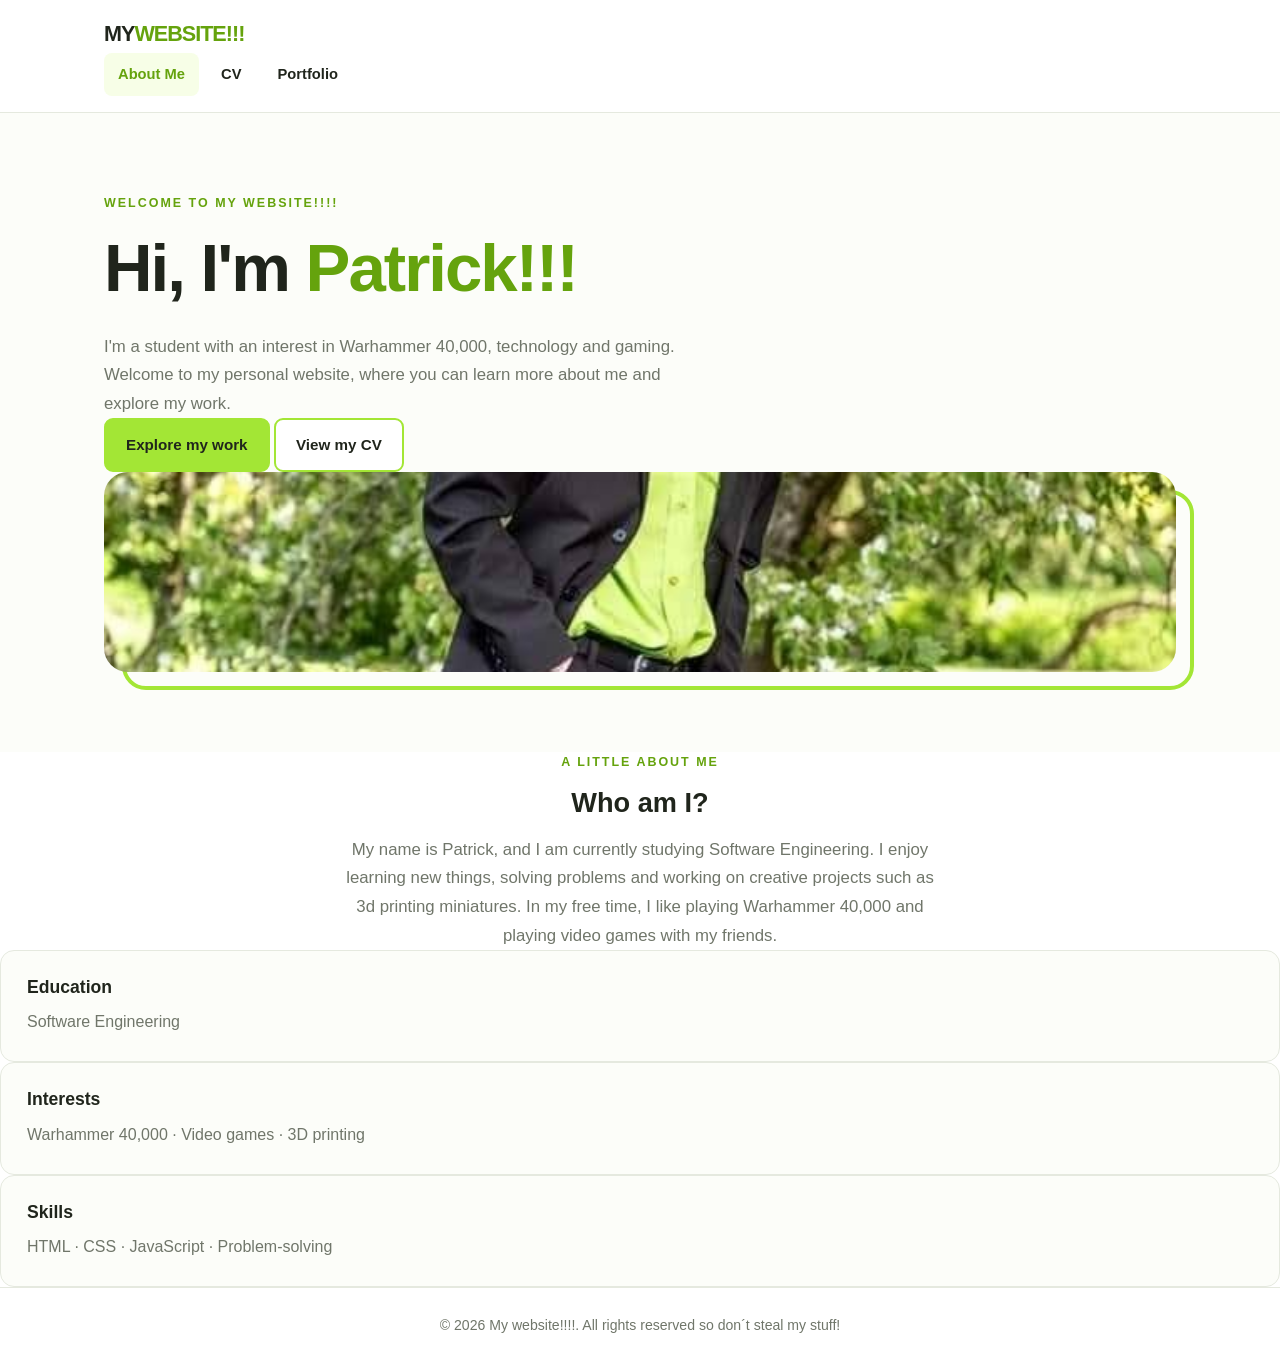
<file: Index.html>
<!DOCTYPE html>

<html lang="da">
<head>
    <meta charset="UTF-8">
    <meta name="viewport" content="width=device-width, initial-scale=1.0">
    <meta name="description" content="Min personlige hjemmeside, CV og portfolio.">
    <title>About Me | Min Portfolio</title>
    <link rel="stylesheet" href="css/style.css">
</head>
<body>


<header class="site-header">
    <nav class="navbar" aria-label="Hovednavigation">
        <a class="logo" href="index.html">MY<span>WEBSITE!!!</span></a>

        <ul class="nav-links">
            <li><a class="active" href="index.html">About Me</a></li>
            <li><a href="cv.html">CV</a></li>
            <li><a href="portfolio.html">Portfolio</a></li>
        </ul>
    </nav>
</header>

<main>
    <section class="hero">
        <div class="hero-text">
            <p class="eyebrow">WELCOME TO MY WEBSITE!!!!</p>

            
            <h1>Hi, I'm <span>Patrick!!!</span></h1>

            
            <p class="hero-description">
                I'm a student with an interest in Warhammer 40,000, technology
                and gaming. Welcome to my personal website, where
                you can learn more about me and explore my work.
            </p>

            <div class="buttons">
                <a class="button button-primary" href="portfolio.html">
                    Explore my work
                </a>
                <a class="button button-outline" href="cv.html">
                    View my CV
                </a>
            </div>
        </div>

        <div class="profile-container">
        
            <img
                class="profile-image"
                src="profile.jpg"
                alt="Portræt af [DIT NAVN]"
                width="200"
                height="200"
            >
            <div class="image-decoration"></div>
        </div>
    </section>

    <section class="about-section ">
        <p class="eyebrow">A LITTLE ABOUT ME</p>
        <h2>Who am I?</h2>

        
        <p class="section-description">
            My name is Patrick, and I am currently studying
            Software Engineering. I enjoy learning new things, solving
            problems and working on creative projects such as 3d printing miniatures. In my free
            time, I like playing Warhammer 40,000 and playing video games with my friends.
        </p>

        <div class="info område">
            <article class="info-card">
                <h3>Education</h3>
                
                <p>Software Engineering</p>
            </article>

            <article class="info-card">
                <h3>Interests</h3>
                
                <p>Warhammer 40,000 · Video games · 3D printing</p>
            </article>

            <article class="info-card">
                <h3>Skills</h3>
                
                <p>HTML · CSS · JavaScript · Problem-solving</p>
            </article>
        </div>
    </section>
</main>

<footer class="site-footer">
    <p>&copy; 2026 My website!!!!. All rights reserved so don´t steal my stuff!</p>
</footer>


</body>
</html>
</file>
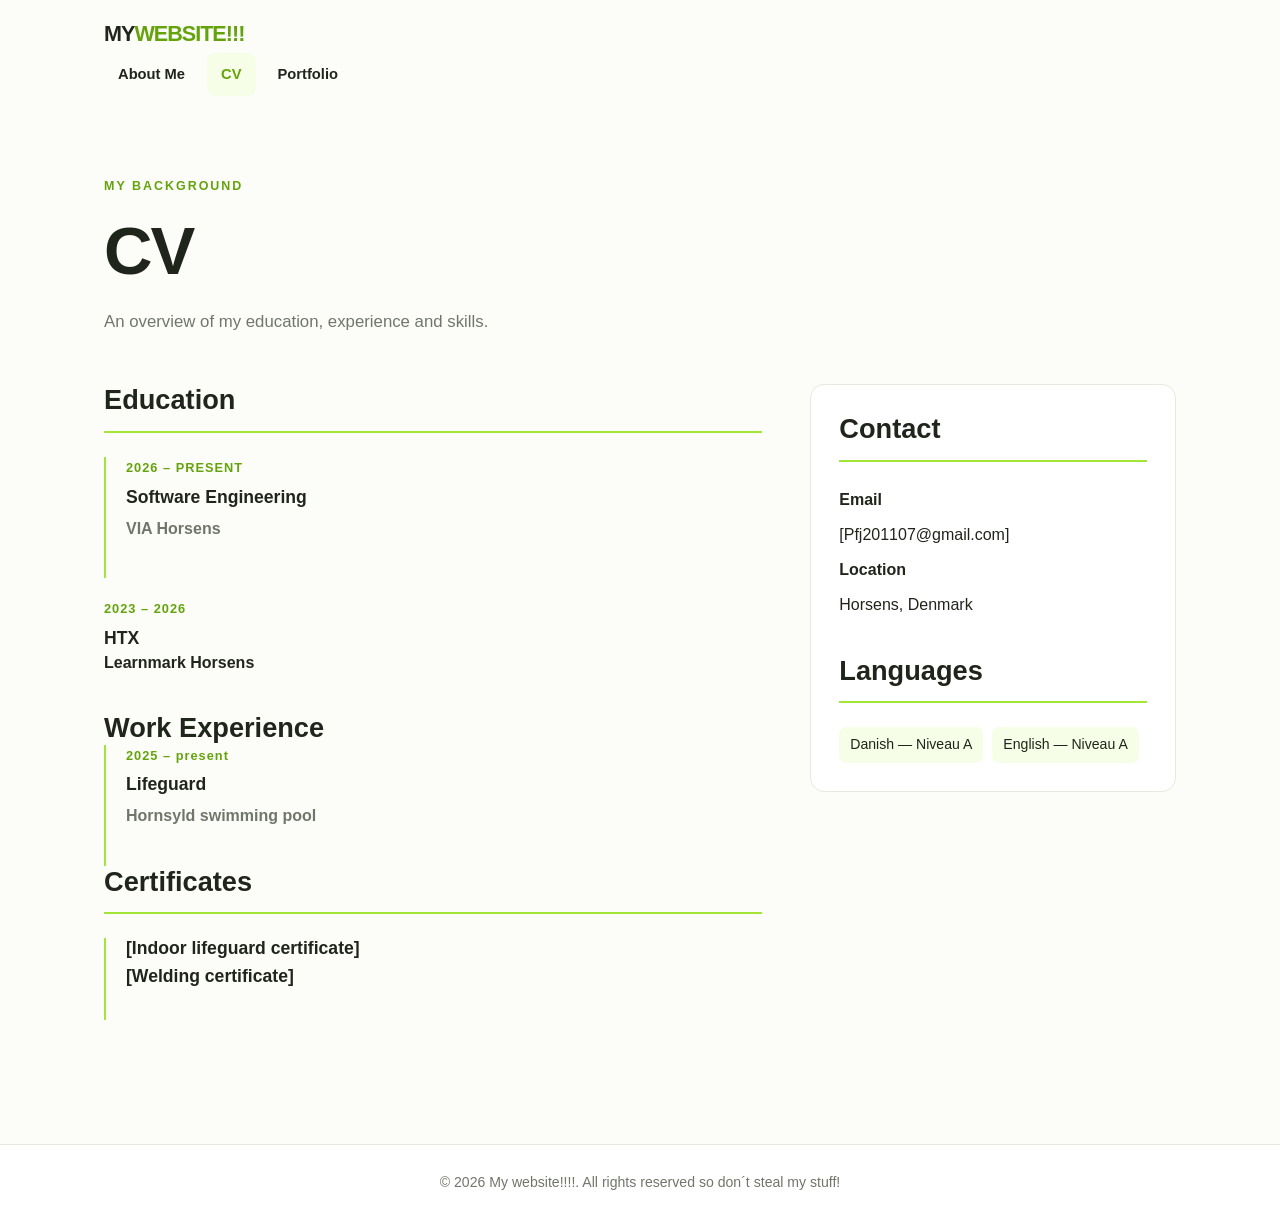
<file: CV.html>
<!DOCTYPE html>

<html lang="da">
<head>
    <meta charset="UTF-8">
    <meta name="viewport" content="width=device-width, initial-scale=1.0">
    <meta name="description" content="Mit CV med uddannelse, erfaring og kompetencer.">
    <title>CV | Min Portfolio</title>
    <link rel="stylesheet" href="css/style.css">
</head>
<body>


<header class="site header">
    <nav class="navbar" aria-label="Hovednavigation">
        <a class="logo" href="index.html">MY<span>WEBSITE!!!</span></a>

        <ul class="nav-links">
            <li><a href="index.html">About Me</a></li>
            <li><a class="active" href="cv.html">CV</a></li>
            <li><a href="portfolio.html">Portfolio</a></li>
        </ul>
    </nav>
</header>

<main class="page-container">
    <section class="page-heading">
        <p class="eyebrow">MY BACKGROUND</p>
        <h1>CV <span></span></h1>
        <p class="section-description">
            An overview of my education, experience and skills.
        </p>
    </section>

    <div class="cv-layout">

        <section class="cv-main">
            <article class="cv-section">
                <h2>Education</h2>

                <div class="timeline-item">
                   
                    <p class="date">2026 – PRESENT</p>
                    <h3>Software Engineering</h3>
                    <p class="cv-subtitle">VIA Horsens</p>
                   
                </div>

                
                <div class="ting idk">
                    <p class="date">2023 – 2026</p>
                    <h3>HTX</h3>
                    <p class="cv-subtitle">Learnmark Horsens</p>
              
                </div>
            </article>

            <article class="cv">
                <h2>Work Experience</h2>

                
                <div class="timeline-item">
                    <p class="date">2025 – present</p>
                    <h3>Lifeguard</h3>
                    <p class="cv-subtitle">Hornsyld swimming pool</p>
                    <p>
                        
                    </p>
                </div>

                
            </article>

            <article class="cv-section">
                <h2>Certificates</h2>

                
                <div class="timeline-item">
                    <h3>[Indoor lifeguard certificate]</h3>
                    <h3>[Welding certificate]</h3>
                    
                </div>
            </article>

            <article class="cv-section">
                
            </article>
        </section>

        <aside class="cv-sidebar">
            <section class="cv-section">
                <h2>Contact</h2>

                
                <p><strong>Email</strong></p>
                <p>[Pfj201107@gmail.com]</p>

                <p><strong>Location</strong></p>
                <p>Horsens, Denmark</p>

                
            </section>

            

            <section class="cv-section">
                <h2>Languages</h2>

                
                <ul class="skill-list">
                    <li>Danish — Niveau A</li>
                    <li>English — Niveau A</li>
                
                </ul>
            </section>
        </aside>

    </div>
</main>

<footer class="site-footer">
    <p>&copy; 2026 My website!!!!. All rights reserved so don´t steal my stuff!</p>
</footer>


</body>
</html>
</file>
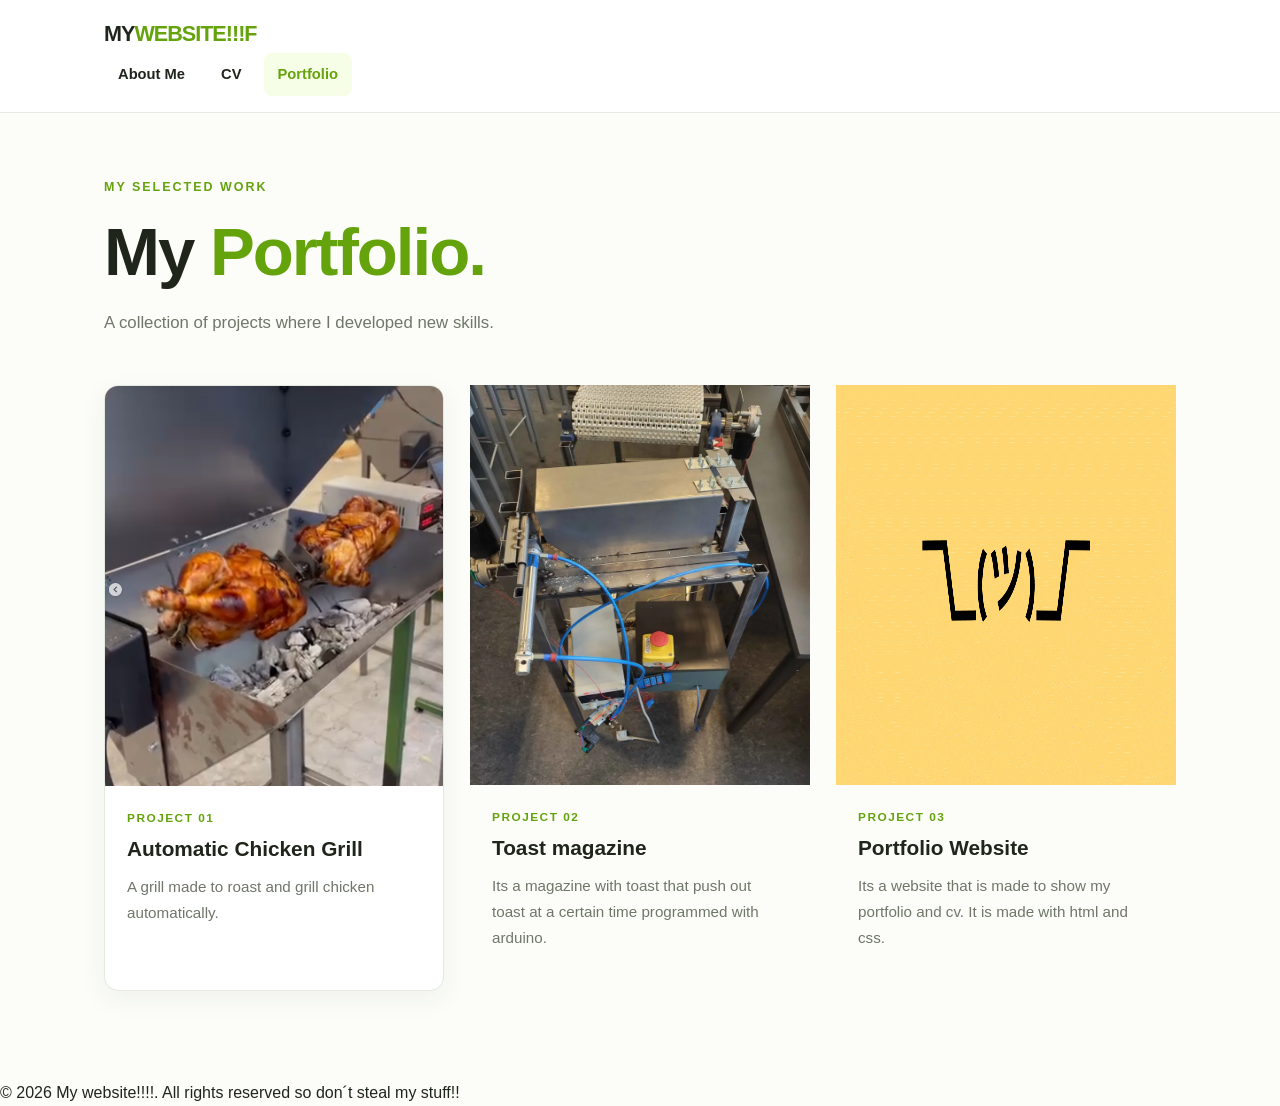
<file: Portfolio.html>
<!DOCTYPE html>

<html lang="da">
<head>
    <meta charset="UTF-8">
    <meta name="viewport" content="width=device-width, initial-scale=1.0">
    <meta name="description" content="Se mine projekter og kreative arbejder.">
    <title>Portfolio | Min Portfolio</title>
    <link rel="stylesheet" href="css/style.css">
</head>
<body>


<header class="site-header">
    <nav class="navbar" aria-label="Hovednavigation">
        <a class="logo" href="index.html">MY<span>WEBSITE!!!F</span></a>

        <ul class="nav-links">
            <li><a href="index.html">About Me</a></li>
            <li><a href="cv.html">CV</a></li>
            <li><a class="active" href="portfolio.html">Portfolio</a></li>
        </ul>
    </nav>
</header>

<main class="page-container">
    <section class="page-heading">
        <p class="eyebrow">MY SELECTED WORK</p>
        <h1>My <span>Portfolio.</span></h1>
        <p class="section-description">
            A collection of projects where I developed new skills.
        </p>
    </section>

    <section class="project-grid" aria-label="Mine projekter">

        
        <article class="project-card">
            <img src="Project 1.jpg"
                 alt="Billede af projekt 1"
                 width="600" height="400"
                 loading="lazy">
            <div class="project-content">
                <p class="project-number">PROJECT 01</p>
                <h2>Automatic Chicken Grill</h2>
                <p>
                    A grill made to roast and grill chicken automatically. 
                </p>
                
                
                
            </div>
        </article>

        
        <article class="project">
            <img src="Project 2.jpg"
                 alt="Billede af projekt 2"
                 width="600" height="400"
                 loading="lazy">
            <div class="project-content">
                <p class="project-number">PROJECT 02</p>
                <h2>Toast magazine</h2>
                <p>
                    Its a magazine with toast that push out toast at a certain time programmed with arduino.
                </p>
               
            </div>
        </article>

        
        <article class="projectt">
            <img src="idk.jpg"
                 alt="Billede af projekt 3"
                 width="600" height="400"
                 loading="lazy">
            <div class="project-content">
                <p class="project-number">PROJECT 03</p>
                <h2>Portfolio Website</h2>
                <p>
                    Its a website that is made to show my portfolio and cv. It is made with html and css.
                </p>
               
            </div>
        </article>
    </section>
</main>

<footer class="site-foooter">
    <p>&copy; 2026 My website!!!!. All rights reserved so don´t steal my stuff!!</p>
</footer>


</body>
</html>
</file>
<file: css/style.css>
:root {
--lime: #a3e635;
--lime-dark: #65a30d;
--lime-light: #f7fee7;
--white: #ffffff;
--background: #fcfdf9;
--text: #20251c;
--muted: #70766a;
--border: #e5e9df;
--radius: 14px;
--shadow: 0 8px 28px rgba(35, 50, 20, 0.06);
}

* {
  box-sizing: border-box;
  margin: 0;
  padding: 0;
  }

html {
scroll-behavior: smooth;
}

body {
font-family: Arial, Helvetica, sans-serif;
background: var(--background);
color: var(--text);
line-height: 1.7;
}

img {
display: block;
max-width: 100%;
}

a {
color: inherit;
}

h1,
h2,
h3 {
line-height: 1.2;
}

h1 {
font-size: clamp(2.3rem, 6vw, 4.2rem);
letter-spacing: -2px;
}

h2 {
font-size: 1.7rem;
}

h3 {
font-size: 1.1rem;
}

h1 span,
.logo span {
color: var(--lime-dark);
}



.site-header {
background: var(--white);
border-bottom: 1px solid var(--border);
}

.navbar {
max-width: 1120px;
min-height: 76px;
margin: 0 auto;
padding: 16px 24px;

```
display: flex;
justify-content: space-between;
align-items: center;
gap: 24px;
```

}

.logo {
font-size: 1.35rem;
font-weight: 800;
letter-spacing: -1px;
text-decoration: none;
white-space: nowrap;
}

.nav-links {
display: flex;
align-items: center;
gap: 8px;
list-style: none;
}

.nav-links a {
display: block;
padding: 9px 14px;
border-radius: 8px;
text-decoration: none;
font-size: 0.92rem;
font-weight: 600;
transition: background 0.2s ease;
}

.nav-links a:hover,
.nav-links a.active {
background: var(--lime-light);
color: var(--lime-dark);
}



.button {
display: inline-block;
padding: 12px 20px;
border: 2px solid var(--lime);
border-radius: 9px;
font-size: 0.95rem;
font-weight: 700;
text-align: center;
text-decoration: none;
transition: background 0.2s ease, transform 0.2s ease;
}

.button:hover {
transform: translateY(-2px);
}

.button-primary {
background: var(--lime);
color: var(--text);
}

.button-primary:hover {
background: #bef264;
}

.button-outline {
background: var(--white);
}

.button-outline:hover {
background: var(--lime-light);
}



.hero {
max-width: 1120px;
min-height: 560px;
margin: 0 auto;
padding: 80px 24px;

```
display: flex;
align-items: center;
justify-content: space-between;
gap: 64px;
```

}

.hero-text {
flex: 1;
max-width: 590px;
}

.eyebrow {
margin-bottom: 14px;
color: var(--lime-dark);
font-size: 0.78rem;
font-weight: 800;
letter-spacing: 2px;
}

.hero h1 {
margin-bottom: 24px;
}

.hero-description,
.section-description {
max-width: 600px;
color: var(--muted);
font-size: 1.05rem;
}

.hero-buttons {
display: flex;
flex-wrap: wrap;
gap: 12px;
margin-top: 30px;
}

.profile-container {
position: relative;
flex: 0 1 350px;
min-width: 0;
}

.profile-image {
position: relative;
z-index: 1;
width: 100%;
aspect-ratio: 1 / 1;
object-fit: cover;
border-radius: 24px;
background: var(--lime-light);
}

.image-decoration {
position: absolute;
top: 18px;
right: -18px;
bottom: -18px;
left: 18px;
border: 4px solid var(--lime);
border-radius: 24px;
}

.section {
padding: 72px 24px;
}

.about-section {
background: var(--white);
text-align: center;
}

.about-section .section-description {
margin: 0 auto;
}

.about-section h2 {
margin-bottom: 16px;
}

.info-grid {
max-width: 1000px;
margin: 40px auto 0;

```
display: grid;
grid-template-columns: repeat(3, minmax(0, 1fr));
gap: 20px;
```

}

.info-card {
padding: 26px;
background: var(--background);
border: 1px solid var(--border);
border-radius: var(--radius);
text-align: left;
}

.info-card h3 {
margin-bottom: 10px;
}

.info-card p {
color: var(--muted);
}



.page-container {
max-width: 1120px;
min-height: 70vh;
margin: 0 auto;
padding: 64px 24px 88px;
}

.page-heading {
margin-bottom: 48px;
}

.page-heading h1 {
margin-bottom: 16px;
}



.cv-layout {
display: grid;
grid-template-columns: minmax(0, 1.8fr) minmax(230px, 1fr);
gap: 48px;
align-items: start;
}

.cv-section {
margin-bottom: 36px;
}

.cv-section h2 {
padding-bottom: 14px;
margin-bottom: 24px;
border-bottom: 2px solid var(--lime);
}

.timeline-item {
padding: 0 0 26px 20px;
margin-bottom: 20px;
border-left: 2px solid var(--lime);
}

.timeline-item:last-child {
margin-bottom: 0;
}

.date {
margin-bottom: 8px;
color: var(--lime-dark);
font-size: 0.8rem;
font-weight: 800;
letter-spacing: 1px;
}

.timeline-item h3 {
margin-bottom: 7px;
}

.timeline-item p:not(.date) {
color: var(--muted);
}

.cv-subtitle {
margin-bottom: 10px;
font-weight: 600;
}

.cv-sidebar {
padding: 28px;
background: var(--white);
border: 1px solid var(--border);
border-radius: var(--radius);
}

.cv-sidebar .cv-section:last-child {
margin-bottom: 0;
}

.cv-sidebar p {
margin-bottom: 8px;
overflow-wrap: anywhere;
}

.cv-sidebar p strong {
color: var(--text);
}

.cv-sidebar a {
color: var(--lime-dark);
overflow-wrap: anywhere;
}

.skill-list {
display: flex;
flex-wrap: wrap;
gap: 9px;
list-style: none;
}

.skill-list li {
padding: 6px 11px;
background: var(--lime-light);
border-radius: 7px;
font-size: 0.88rem;
}



.project-grid {
display: grid;
grid-template-columns: repeat(3, minmax(0, 1fr));
gap: 26px;
}

.project-card {
overflow: hidden;
background: var(--white);
border: 1px solid var(--border);
border-radius: var(--radius);
box-shadow: var(--shadow);
transition: transform 0.2s ease, box-shadow 0.2s ease;
}

.project-card:hover {
transform: translateY(-5px);
box-shadow: 0 14px 34px rgba(35, 50, 20, 0.10);
}

.project-card img {
width: 100%;
aspect-ratio: 3 / 2;
object-fit: cover;
background: var(--lime-light);
}

.project-content {
padding: 22px;
}

.project-number {
margin-bottom: 9px;
color: var(--lime-dark);
font-size: 0.74rem;
font-weight: 800;
letter-spacing: 1.5px;
}

.project-content h2 {
margin-bottom: 12px;
font-size: 1.3rem;
}

.project-content > p:not(.project-number, .technology) {
margin-bottom: 18px;
color: var(--muted);
font-size: 0.95rem;
}

.technology {
margin-bottom: 18px;
color: var(--lime-dark);
font-size: 0.83rem;
font-weight: 700;
}

.project-link {
display: inline-flex;
align-items: center;
gap: 8px;
font-weight: 700;
text-decoration: none;
}

.project-link:hover {
color: var(--lime-dark);
}



.site-footer {
padding: 26px 20px;
background: var(--white);
border-top: 1px solid var(--border);
color: var(--muted);
text-align: center;
font-size: 0.88rem;
}



@media (max-width: 900px) {
.hero {
gap: 36px;
padding-top: 64px;
padding-bottom: 64px;
}

```
.profile-container {
    flex-basis: 290px;
}

.project-grid {
    grid-template-columns: repeat(2, minmax(0, 1fr));
}

.cv-layout {
    grid-template-columns: minmax(0, 1fr) minmax(200px, 0.75fr);
    gap: 28px;
}

.cv-sidebar {
    padding: 20px;
}
```

}



@media (max-width: 600px) {
.navbar {
flex-direction: column;
gap: 12px;
padding: 16px 12px;
}

```
.nav-links {
    width: 100%;
    justify-content: center;
    gap: 2px;
}

.nav-links a {
    padding: 9px 12px;
    font-size: 0.85rem;
}

.hero {
    min-height: auto;
    flex-direction: column-reverse;
    align-items: stretch;
    gap: 36px;
    padding: 48px 24px 60px;
}

.hero h1 {
    font-size: 2.55rem;
    letter-spacing: -1.5px;
}

.profile-container {
    align-self: center;
    width: min(75%, 260px);
    flex: none;
    margin-right: 12px;
    margin-bottom: 12px;
}

.hero-buttons {
    flex-direction: column;
}

.button {
    width: 100%;
}

.section {
    padding: 52px 24px;
}

.info-grid {
    grid-template-columns: 1fr;
    gap: 14px;
    margin-top: 28px;
}

.page-container {
    padding: 44px 20px 60px;
}

.page-heading {
    margin-bottom: 34px;
}

.page-heading h1 {
    font-size: 2.5rem;
}

.project-grid {
    grid-template-columns: minmax(0, 1fr);
    gap: 22px;
}

.cv-layout {
    grid-template-columns: minmax(0, 1fr);
    gap: 16px;
}

.cv-sidebar {
    padding: 22px;
}
```

}



a:focus-visible {
outline: 3px solid var(--lime-dark);
outline-offset: 4px;
}

@media (prefers-reduced-motion: reduce) {
html {
scroll-behavior: auto;
}

```
*,
*::before,
*::after {
    transition-duration: 0.01ms !important;
}
```

}
</file>
